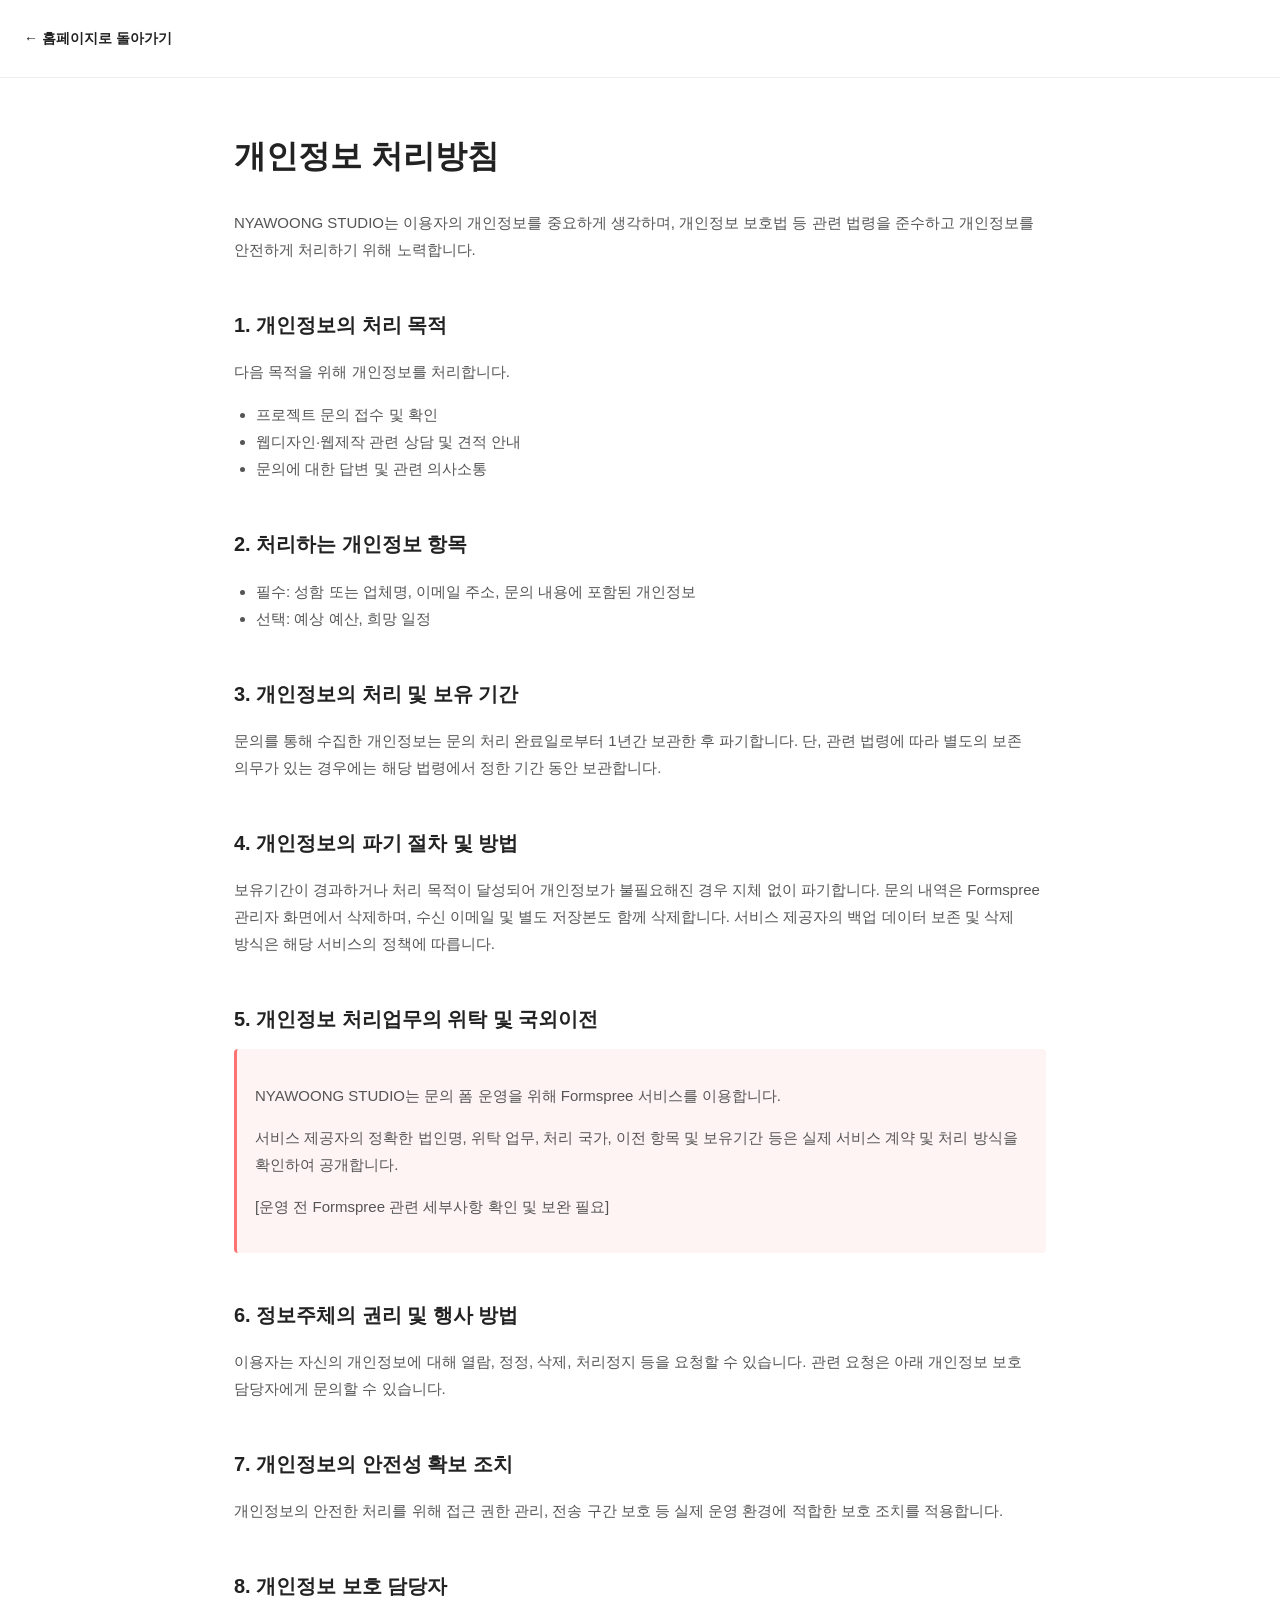
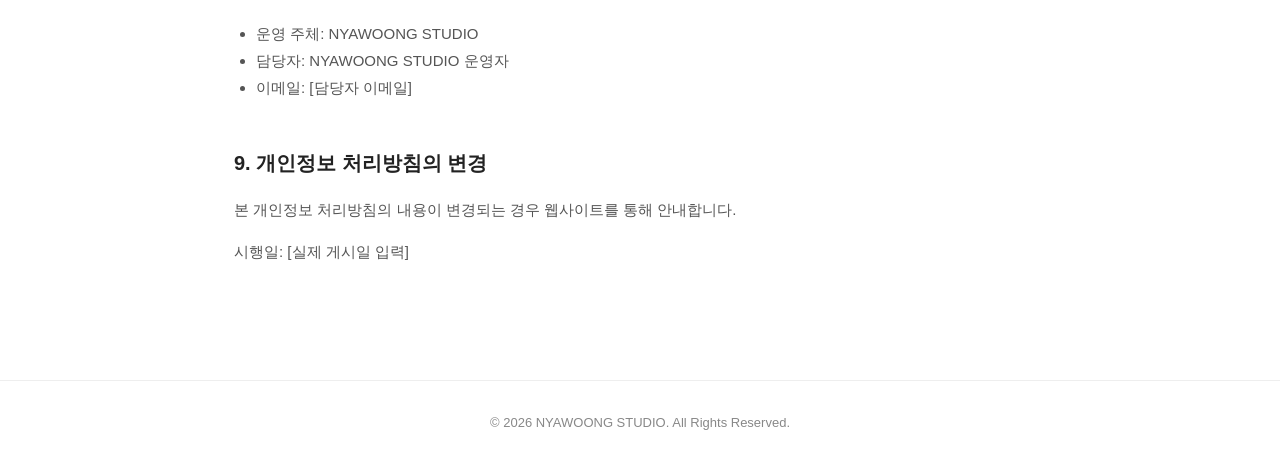
<file: privacy.html>
<!DOCTYPE html>
<html lang="ko">
<head>
    <meta charset="UTF-8">
    <meta name="viewport" content="width=device-width, initial-scale=1.0">
    <title>개인정보 처리방침 | NYAWOONG STUDIO</title>
    <style>
        * { box-sizing: border-box; }

        body {
            margin: 0;
            font-family: Arial, "Malgun Gothic", sans-serif;
            color: #222;
            line-height: 1.8;
            background: #fff;
            word-break: keep-all;
        }
        header, main {
            font-family: Pretendard, sans-serif;
        }
        .privacy-header {
            padding: 24px;
            border-bottom: 1px solid #eee;
        }

        .privacy-header a {
            color: #222;
            text-decoration: none;
            font-weight: 700;
        }

        .privacy-container {
            max-width: 860px;
            margin: 0 auto;
            padding: 50px 24px 100px;
        }

        h1 {
            font-size: 32px;
            margin: 0 0 24px;
        }

        h2 {
            font-size: 20px;
            margin: 44px 0 12px;
        }

        p, li {
            font-size: 15px;
            color: #555;
        }

        ul { padding-left: 22px; }

        .notice {
            padding: 18px;
            background: #fff4f4;
            border-left: 3px solid #FD7272;
            border-radius: 4px;
        }

        .privacy-footer {
            padding: 30px 24px;
            border-top: 1px solid #eee;
            text-align: center;
            font-size: 13px;
            color: #888;
        }
        .back-btn {
            display: inline-flex;
            align-items: center;
            gap: 8px;
            color: #222;
            font-size: 14px;
            font-weight: 500;
            text-decoration: none;
            transition: color .3s;
        }

        .back-btn:hover {
            color: #FD7272;
        }

        @media (max-width: 600px) {
            .privacy-container {
                padding: 45px 20px 70px;
            }

            h1 { font-size: 26px; }
            h2 { font-size: 18px; }
        }
    </style>
</head>
<body>

<header class="privacy-header">
    <a href="./index.html" class="back-btn">
        ← 홈페이지로 돌아가기
    </a>
</header>

<main class="privacy-container">
    <h1>개인정보 처리방침</h1>

    <p>
        NYAWOONG STUDIO는 이용자의 개인정보를 중요하게
        생각하며, 개인정보 보호법 등 관련 법령을 준수하고
        개인정보를 안전하게 처리하기 위해 노력합니다.
    </p>

    <h2>1. 개인정보의 처리 목적</h2>
    <p>다음 목적을 위해 개인정보를 처리합니다.</p>
    <ul>
        <li>프로젝트 문의 접수 및 확인</li>
        <li>웹디자인·웹제작 관련 상담 및 견적 안내</li>
        <li>문의에 대한 답변 및 관련 의사소통</li>
    </ul>

    <h2>2. 처리하는 개인정보 항목</h2>
    <ul>
        <li>필수: 성함 또는 업체명, 이메일 주소,
            문의 내용에 포함된 개인정보</li>
        <li>선택: 예상 예산, 희망 일정</li>
        
    </ul>

    <h2>3. 개인정보의 처리 및 보유 기간</h2>
    <p>
        문의를 통해 수집한 개인정보는 문의 처리 완료일로부터
        1년간 보관한 후 파기합니다.
        단, 관련 법령에 따라 별도의 보존 의무가 있는 경우에는
        해당 법령에서 정한 기간 동안 보관합니다.
    </p>

    <h2>4. 개인정보의 파기 절차 및 방법</h2>
    <p>
        보유기간이 경과하거나 처리 목적이 달성되어
        개인정보가 불필요해진 경우 지체 없이 파기합니다.
        문의 내역은 Formspree 관리자 화면에서 삭제하며, 수신 이메일 및 별도 저장본도 함께 삭제합니다.
        서비스 제공자의 백업 데이터 보존 및 삭제 방식은 해당 서비스의 정책에 따릅니다.
    </p>

    <h2>5. 개인정보 처리업무의 위탁 및 국외이전</h2>
    <div class="notice">
        <p>
            NYAWOONG STUDIO는 문의 폼 운영을 위해
            Formspree 서비스를 이용합니다.
        </p>
        <p>
            서비스 제공자의 정확한 법인명, 위탁 업무,
            처리 국가, 이전 항목 및 보유기간 등은
            실제 서비스 계약 및 처리 방식을 확인하여
            공개합니다.
        </p>
        <p>
            [운영 전 Formspree 관련 세부사항 확인 및 보완 필요]
        </p>
    </div>

    <h2>6. 정보주체의 권리 및 행사 방법</h2>
    <p>
        이용자는 자신의 개인정보에 대해 열람, 정정,
        삭제, 처리정지 등을 요청할 수 있습니다.
        관련 요청은 아래 개인정보 보호 담당자에게
        문의할 수 있습니다.
    </p>

    <h2>7. 개인정보의 안전성 확보 조치</h2>
    <p>
        개인정보의 안전한 처리를 위해 접근 권한 관리,
        전송 구간 보호 등 실제 운영 환경에 적합한
        보호 조치를 적용합니다.
    </p>

    <h2>8. 개인정보 보호 담당자</h2>
    <ul>
        <li>운영 주체: NYAWOONG STUDIO</li>
        <li>담당자: NYAWOONG STUDIO 운영자</li>
        <li>이메일: [담당자 이메일]</li>
    </ul>

    <h2>9. 개인정보 처리방침의 변경</h2>
    <p>
        본 개인정보 처리방침의 내용이 변경되는 경우
        웹사이트를 통해 안내합니다.
    </p>

    <p>시행일: [실제 게시일 입력]</p>
</main>

<footer class="privacy-footer">
    © 2026 NYAWOONG STUDIO. All Rights Reserved.
</footer>

</body>
</html>
</file>
